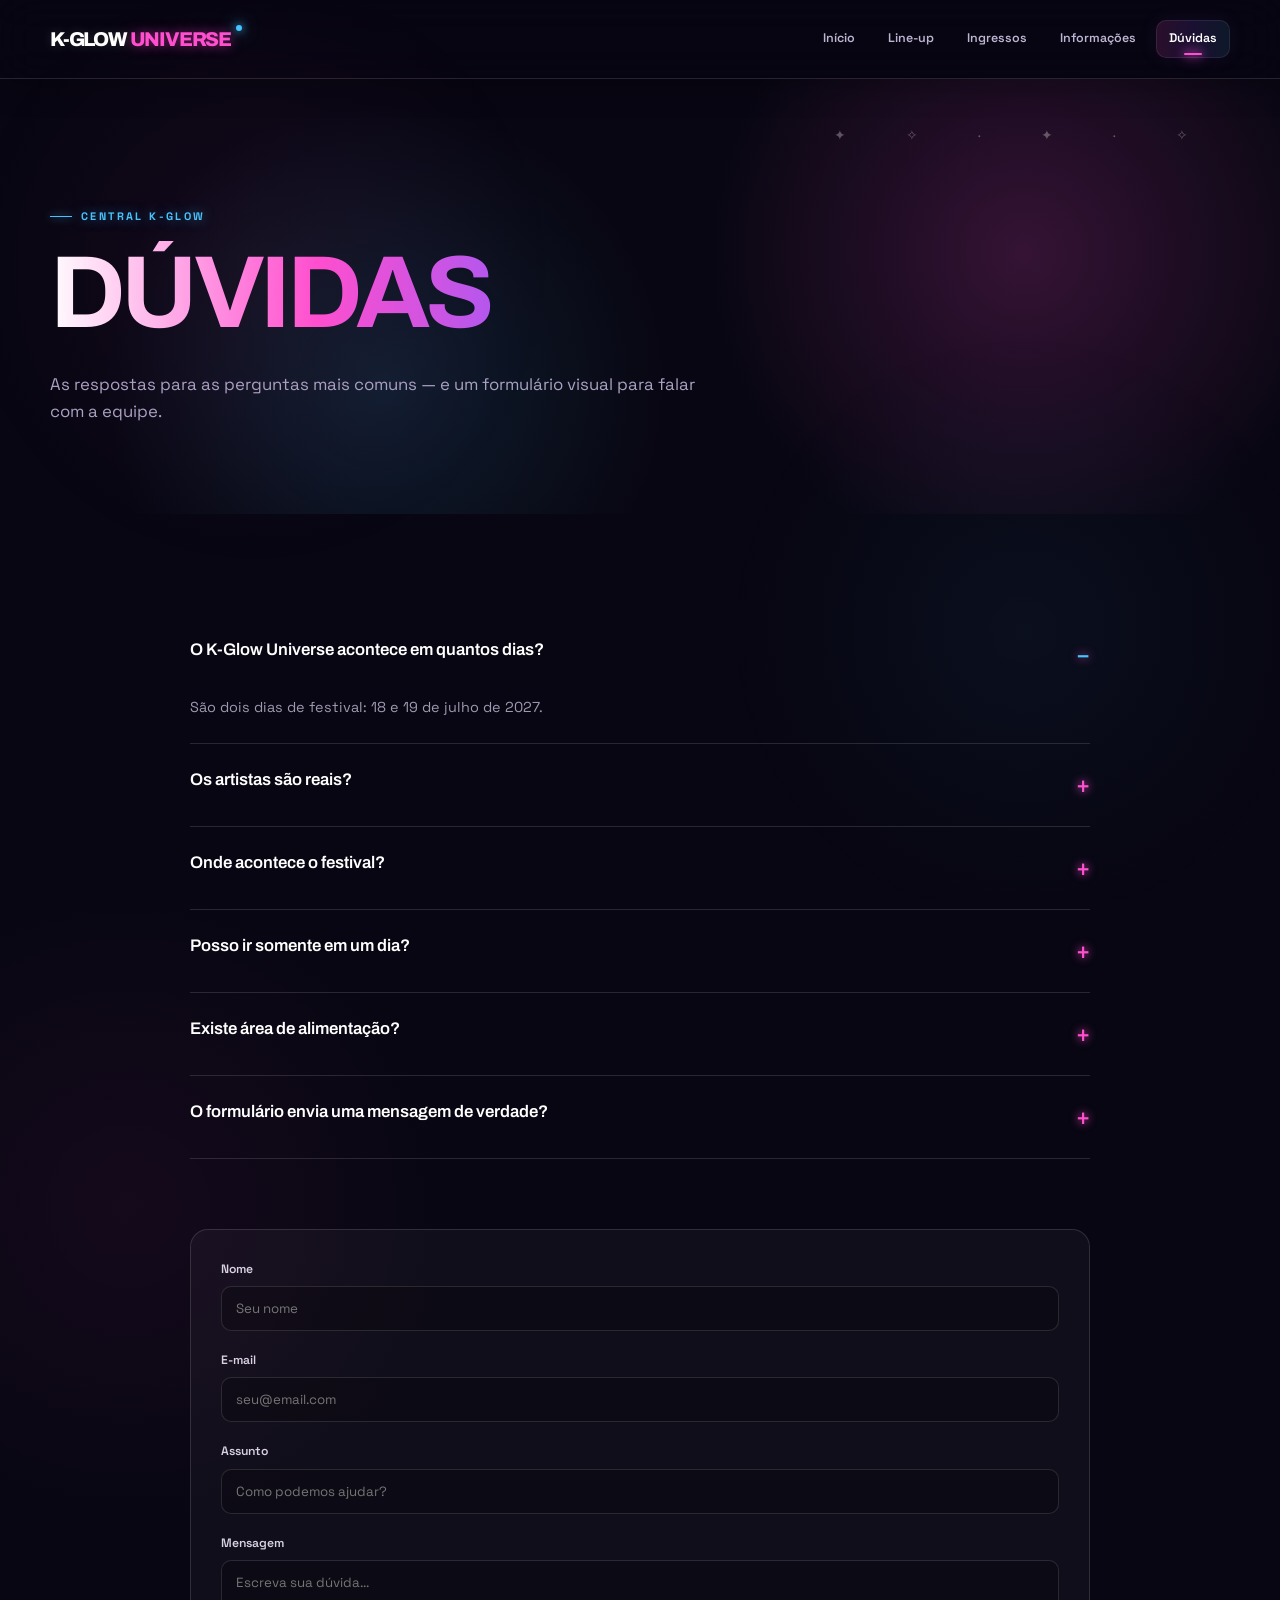
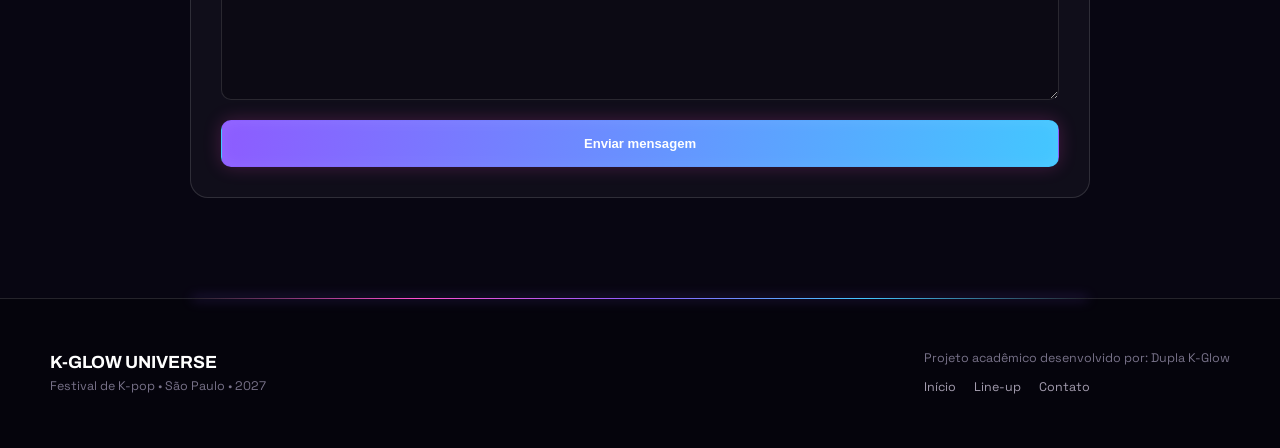
<file: faq.html>
<!DOCTYPE html>
<html lang="pt-BR">

<head>

    <meta charset="UTF-8">

    <meta
        name="viewport"
        content="width=device-width, initial-scale=1.0"
    >

    <meta
        name="description"
        content="Dúvidas e contato do K-Glow Universe."
    >

    <link
        rel="icon"
        href="img/favicon.svg"
    >

    <link
        rel="stylesheet"
        href="style.css"
    >

    <title>
        Dúvidas | K-Glow Universe
    </title>

</head>


<body>


<header class="site-header">

    <div class="container nav">

        <a
            class="logo"
            href="index.html"
        >
            K-GLOW <span>UNIVERSE</span>
        </a>


        <nav class="menu">

            <a href="index.html">
                Início
            </a>

            <a href="lineup.html">
                Line-up
            </a>

            <a href="ingressos.html">
                Ingressos
            </a>

            <a href="informacoes.html">
                Informações
            </a>

            <a
                href="faq.html"
                class="active"
            >
                Dúvidas
            </a>

        </nav>

    </div>

</header>


<main>


<!-- HERO -->

<section class="page-hero">

    <div class="container">

        <div class="kicker">
            Central K-Glow
        </div>

        <h1>
            DÚVIDAS
        </h1>

        <p class="lead">
            As respostas para as perguntas mais comuns
            — e um formulário visual para falar com a equipe.
        </p>

    </div>

</section>


<!-- FAQ -->

<section class="section">

    <div class="container faq">


        <!-- PERGUNTA 1 -->

        <details
            class="faq-item"
            open
        >

            <summary>
                O K-Glow Universe acontece
                em quantos dias?
            </summary>

            <p>
                São dois dias de festival:
                18 e 19 de julho de 2027.
            </p>

        </details>


        <!-- PERGUNTA 2 -->

        <details class="faq-item">

            <summary>
                Os artistas são reais?
            </summary>

            <p>
                Não. Os oito nomes do line-up
                são personagens e grupos fictícios
                criados para este projeto escolar.
            </p>

        </details>


        <!-- PERGUNTA 3 -->

        <details class="faq-item">

            <summary>
                Onde acontece o festival?
            </summary>

            <p>
                No Distrito Anhembi, em São Paulo,
                com dois palcos e áreas de convivência.
            </p>

        </details>


        <!-- PERGUNTA 4 -->

        <details class="faq-item">

            <summary>
                Posso ir somente em um dia?
            </summary>

            <p>
                Sim. O Day Pass dá acesso a um dia
                específico. O Universe Pass dá acesso
                aos dois dias.
            </p>

        </details>


        <!-- PERGUNTA 5 -->

        <details class="faq-item">

            <summary>
                Existe área de alimentação?
            </summary>

            <p>
                Sim. O festival terá uma área de
                alimentação com opções variadas
                e espaços para descanso.
            </p>

        </details>


        <!-- PERGUNTA 6 -->

        <details class="faq-item">

            <summary>
                O formulário envia uma mensagem
                de verdade?
            </summary>

            <p>
                Não. Nesta versão acadêmica,
                o formulário é apenas visual e
                não possui sistema de envio.
            </p>

        </details>


        <!-- FORMULÁRIO -->

        <form
            class="form"
            onsubmit="return false"
        >


            <div>

                <label for="nome">
                    Nome
                </label>

                <input
                    id="nome"
                    type="text"
                    placeholder="Seu nome"
                >

            </div>


            <div>

                <label for="email">
                    E-mail
                </label>

                <input
                    id="email"
                    type="email"
                    placeholder="seu@email.com"
                >

            </div>


            <div>

                <label for="assunto">
                    Assunto
                </label>

                <input
                    id="assunto"
                    type="text"
                    placeholder="Como podemos ajudar?"
                >

            </div>


            <div>

                <label for="mensagem">
                    Mensagem
                </label>

                <textarea
                    id="mensagem"
                    placeholder="Escreva sua dúvida..."
                ></textarea>

            </div>


            <button
                class="btn dark"
                type="submit"
            >
                Enviar mensagem
            </button>


        </form>

    </div>

</section>


</main>


<footer class="site-footer">

    <div class="container footer-grid">

        <div>

            <strong>
                K-GLOW UNIVERSE
            </strong>

            <p>
                Festival de K-pop • São Paulo • 2027
            </p>

        </div>


        <div>

            <p>
                Projeto acadêmico desenvolvido por:
                Dupla K-Glow
            </p>

            <div class="footer-links">

                <a href="index.html">
                    Início
                </a>

                <a href="lineup.html">
                    Line-up
                </a>

                <a href="faq.html">
                    Contato
                </a>

            </div>

        </div>

    </div>

</footer>


</body>
</html>
</file>
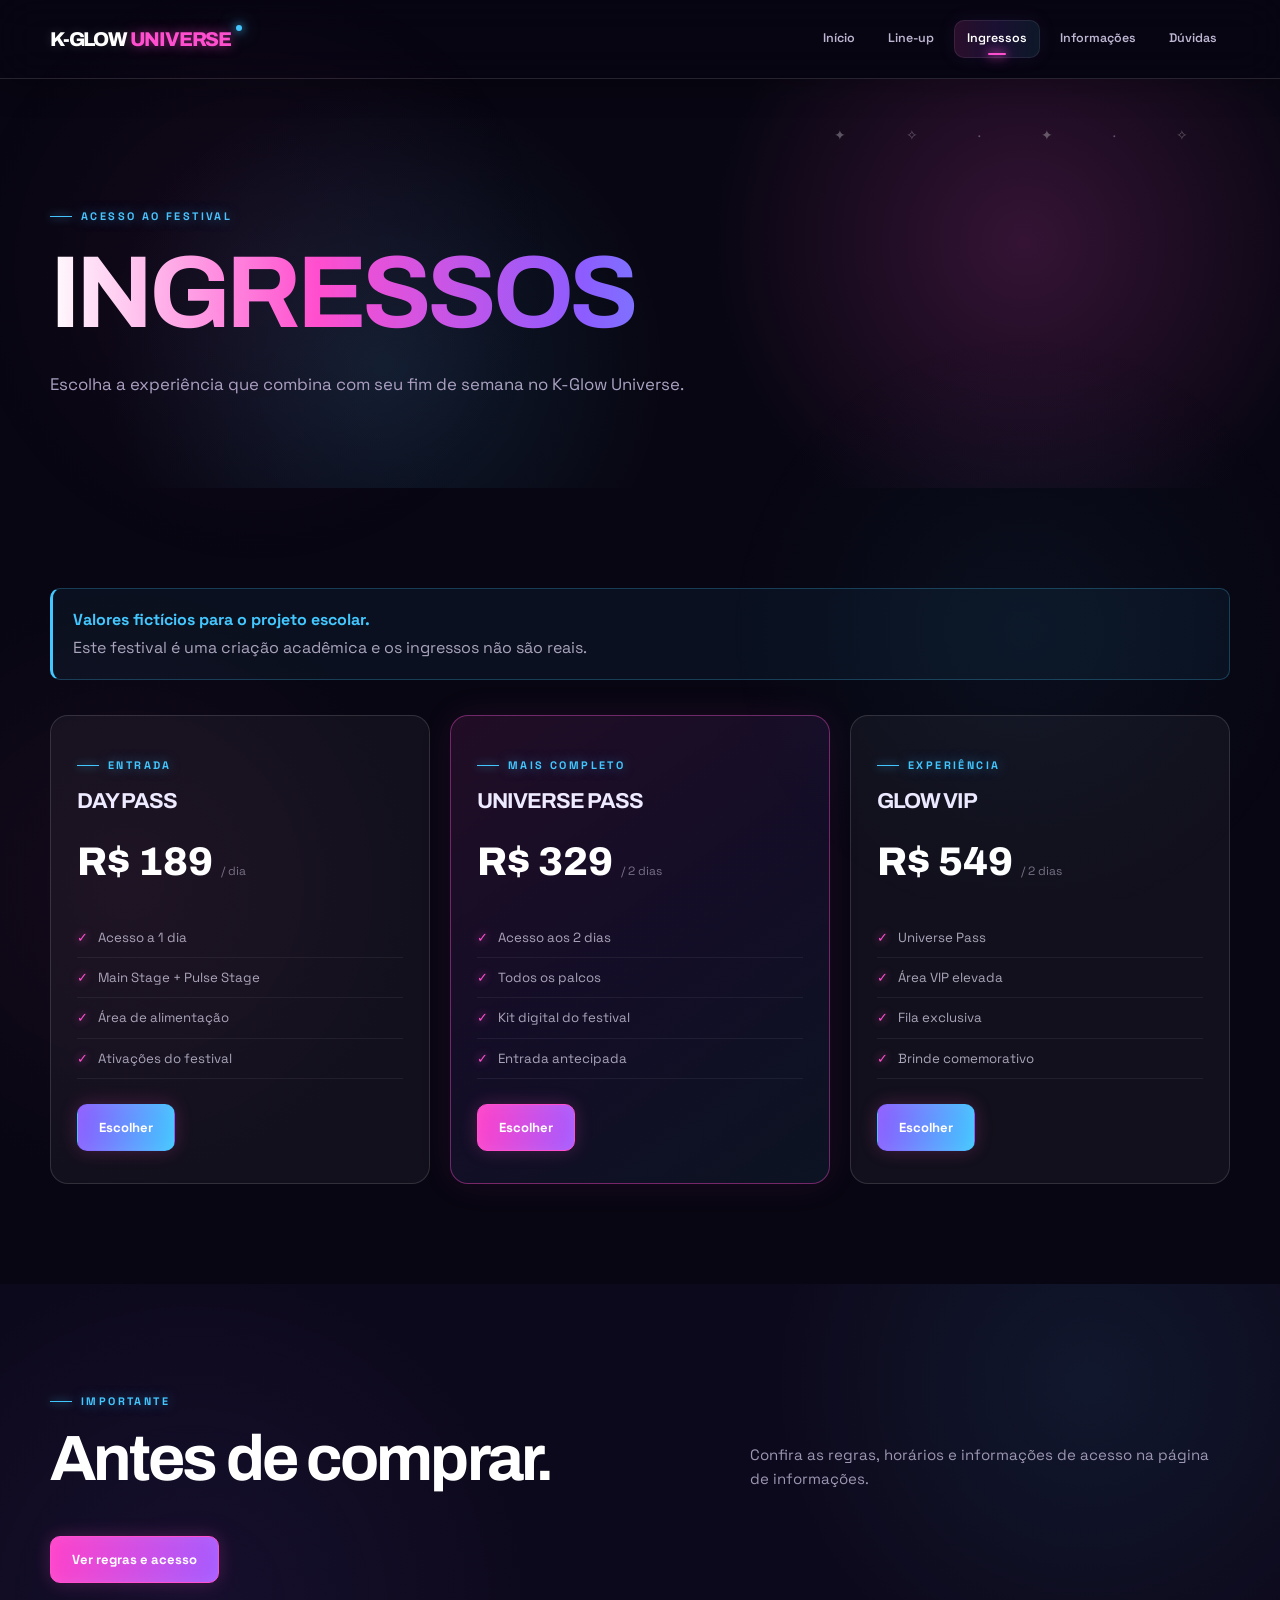
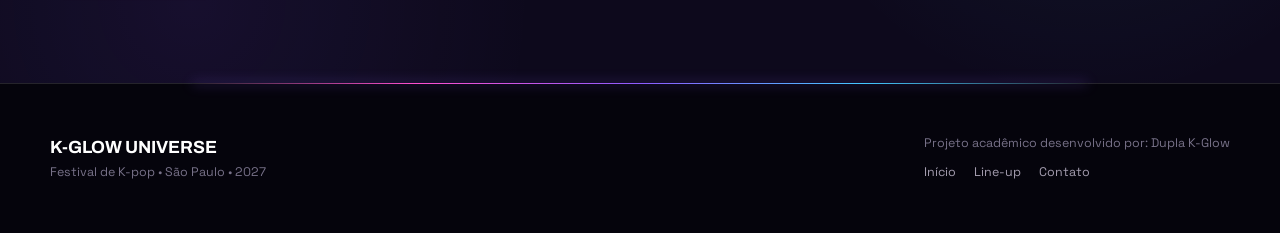
<file: ingressos.html>
<!DOCTYPE html>
<html lang="pt-BR">

<head>

    <meta charset="UTF-8">

    <meta
        name="viewport"
        content="width=device-width, initial-scale=1.0"
    >

    <meta
        name="description"
        content="Ingressos do K-Glow Universe."
    >

    <link rel="icon" href="img/favicon.svg">

    <link
        rel="stylesheet"
        href="style.css"
    >

    <title>
        Ingressos | K-Glow Universe
    </title>

</head>


<body>


<header class="site-header">

    <div class="container nav">

        <a
            class="logo"
            href="index.html"
        >
            K-GLOW <span>UNIVERSE</span>
        </a>


        <nav class="menu">

            <a href="index.html">
                Início
            </a>

            <a href="lineup.html">
                Line-up
            </a>

            <a
                href="ingressos.html"
                class="active"
            >
                Ingressos
            </a>

            <a href="informacoes.html">
                Informações
            </a>

            <a href="faq.html">
                Dúvidas
            </a>

        </nav>

    </div>

</header>


<main>


<!-- HERO -->

<section class="page-hero">

    <div class="container">

        <div class="kicker">
            Acesso ao festival
        </div>

        <h1>
            INGRESSOS
        </h1>

        <p class="lead">
            Escolha a experiência que combina
            com seu fim de semana no
            K-Glow Universe.
        </p>

    </div>

</section>


<!-- INGRESSOS -->

<section class="section">

    <div class="container">


        <div class="notice">

            <strong>
                Valores fictícios para o projeto escolar.
            </strong>

            Este festival é uma criação acadêmica
            e os ingressos não são reais.

        </div>


        <div class="price-grid">


            <!-- DAY PASS -->

            <article class="price-card">

                <div class="kicker">
                    Entrada
                </div>

                <h3>
                    DAY PASS
                </h3>

                <div class="price">
                    R$ 189
                    <small>
                        / dia
                    </small>
                </div>


                <ul>

                    <li>
                        <span class="check">
                            ✓
                        </span>
                        Acesso a 1 dia
                    </li>

                    <li>
                        <span class="check">
                            ✓
                        </span>
                        Main Stage + Pulse Stage
                    </li>

                    <li>
                        <span class="check">
                            ✓
                        </span>
                        Área de alimentação
                    </li>

                    <li>
                        <span class="check">
                            ✓
                        </span>
                        Ativações do festival
                    </li>

                </ul>


                <a
                    class="btn dark"
                    href="faq.html"
                >
                    Escolher
                </a>

            </article>


            <!-- UNIVERSE PASS -->

            <article class="price-card featured">

                <div class="kicker">
                    Mais completo
                </div>

                <h3>
                    UNIVERSE PASS
                </h3>

                <div class="price">

                    R$ 329

                    <small>
                        / 2 dias
                    </small>

                </div>


                <ul>

                    <li>
                        <span class="check">
                            ✓
                        </span>
                        Acesso aos 2 dias
                    </li>

                    <li>
                        <span class="check">
                            ✓
                        </span>
                        Todos os palcos
                    </li>

                    <li>
                        <span class="check">
                            ✓
                        </span>
                        Kit digital do festival
                    </li>

                    <li>
                        <span class="check">
                            ✓
                        </span>
                        Entrada antecipada
                    </li>

                </ul>


                <a
                    class="btn"
                    href="faq.html"
                >
                    Escolher
                </a>

            </article>


            <!-- VIP -->

            <article class="price-card">

                <div class="kicker">
                    Experiência
                </div>

                <h3>
                    GLOW VIP
                </h3>

                <div class="price">

                    R$ 549

                    <small>
                        / 2 dias
                    </small>

                </div>


                <ul>

                    <li>
                        <span class="check">
                            ✓
                        </span>
                        Universe Pass
                    </li>

                    <li>
                        <span class="check">
                            ✓
                        </span>
                        Área VIP elevada
                    </li>

                    <li>
                        <span class="check">
                            ✓
                        </span>
                        Fila exclusiva
                    </li>

                    <li>
                        <span class="check">
                            ✓
                        </span>
                        Brinde comemorativo
                    </li>

                </ul>


                <a
                    class="btn dark"
                    href="faq.html"
                >
                    Escolher
                </a>

            </article>

        </div>

    </div>

</section>


<!-- IMPORTANTE -->

<section class="section dark">

    <div class="container">

        <div class="section-head">

            <div>

                <div class="kicker">
                    Importante
                </div>

                <h2>
                    Antes de comprar.
                </h2>

            </div>

            <p>
                Confira as regras, horários e informações
                de acesso na página de informações.
            </p>

        </div>


        <a
            class="btn"
            href="informacoes.html"
        >
            Ver regras e acesso
        </a>

    </div>

</section>


</main>


<footer class="site-footer">

    <div class="container footer-grid">

        <div>

            <strong>
                K-GLOW UNIVERSE
            </strong>

            <p>
                Festival de K-pop • São Paulo • 2027
            </p>

        </div>


        <div>

            <p>
                Projeto acadêmico desenvolvido por:
                Dupla K-Glow
            </p>

            <div class="footer-links">

                <a href="index.html">
                    Início
                </a>

                <a href="lineup.html">
                    Line-up
                </a>

                <a href="faq.html">
                    Contato
                </a>

            </div>

        </div>

    </div>

</footer>


</body>
</html>
</file>
<file: style.css>
@import url('https://fonts.googleapis.com/css2?family=Archivo:wght@400;500;600;700;800&family=Space+Grotesk:wght@400;500;600;700&display=swap');

/* =========================================================
   K-GLOW UNIVERSE
   Tema: K-pop • Cosmic • Neon • Pink / Purple / Blue
========================================================= */

:root {
    --bg: #080612;
    --bg-2: #0d091c;
    --bg-3: #130d27;

    --pink: #ff4fcf;
    --pink-light: #ff91e8;

    --purple: #8d5cff;
    --purple-light: #b894ff;

    --blue: #43c7ff;
    --blue-light: #8ee4ff;

    --white: #ffffff;
    --text: #eeeaff;
    --muted: #aaa2c2;

    --border: rgba(255, 255, 255, 0.13);

    --glass: rgba(255, 255, 255, 0.055);

    --shadow-pink:
        0 0 20px rgba(255, 79, 207, 0.35),
        0 0 55px rgba(255, 79, 207, 0.12);

    --shadow-purple:
        0 0 20px rgba(141, 92, 255, 0.4),
        0 0 55px rgba(141, 92, 255, 0.12);

    --shadow-blue:
        0 0 20px rgba(67, 199, 255, 0.4),
        0 0 55px rgba(67, 199, 255, 0.12);
}


/* =========================================================
   RESET
========================================================= */

* {
    margin: 0;
    padding: 0;
    box-sizing: border-box;
}

html {
    scroll-behavior: smooth;
}

body {
    font-family: "Space Grotesk", sans-serif;
    background: var(--bg);
    color: var(--text);
    line-height: 1.6;
    overflow-x: hidden;
}

body::before {
    content: "";
    position: fixed;
    inset: 0;
    pointer-events: none;
    z-index: 9999;

    background-image:
        radial-gradient(
            circle at 20% 30%,
            rgba(255, 79, 207, 0.05) 0,
            transparent 25%
        ),
        radial-gradient(
            circle at 80% 70%,
            rgba(67, 199, 255, 0.05) 0,
            transparent 25%
        );
}

a {
    color: inherit;
    text-decoration: none;
}

img {
    display: block;
    max-width: 100%;
}


/* =========================================================
   CONTAINER
========================================================= */

.container {
    width: min(1180px, calc(100% - 42px));
    margin: 0 auto;
}


/* =========================================================
   HEADER
========================================================= */

.site-header {
    position: sticky;
    top: 0;
    z-index: 100;

    background: rgba(8, 6, 18, 0.82);

    backdrop-filter: blur(20px);
    -webkit-backdrop-filter: blur(20px);

    border-bottom: 1px solid var(--border);

    box-shadow:
        0 8px 30px rgba(0, 0, 0, 0.25);
}

.nav {
    min-height: 78px;

    display: flex;
    align-items: center;
    justify-content: space-between;

    gap: 30px;
}


/* =========================================================
   LOGO
========================================================= */

.logo {
    position: relative;

    font-family: "Archivo", sans-serif;

    font-size: 1.25rem;
    font-weight: 800;

    letter-spacing: -0.06em;

    color: white;

    text-shadow:
        0 0 12px rgba(255, 255, 255, 0.15);
}

.logo::after {
    content: "";

    position: absolute;

    width: 6px;
    height: 6px;

    right: -11px;
    top: 2px;

    border-radius: 50%;

    background: var(--blue);

    box-shadow:
        0 0 8px var(--blue),
        0 0 18px var(--blue);
}

.logo span {
    color: var(--pink);

    text-shadow:
        0 0 12px rgba(255, 79, 207, 0.55);
}


/* =========================================================
   MENU
========================================================= */

.menu {
    display: flex;
    align-items: center;
    gap: 7px;
    flex-wrap: wrap;
}

.menu a {
    position: relative;

    padding: 9px 13px;

    color: #bdb5d2;

    font-size: 0.78rem;
    font-weight: 600;

    border-radius: 10px;

    transition:
        color .25s ease,
        background .25s ease,
        transform .25s ease;
}

.menu a:hover {
    color: white;

    background: rgba(255, 255, 255, 0.06);

    transform: translateY(-1px);
}

.menu a.active {
    color: white;

    background:
        linear-gradient(
            90deg,
            rgba(255, 79, 207, 0.14),
            rgba(141, 92, 255, 0.14),
            rgba(67, 199, 255, 0.10)
        );

    box-shadow:
        inset 0 0 0 1px rgba(255, 255, 255, 0.08),
        0 0 20px rgba(141, 92, 255, 0.08);
}

.menu a.active::after {
    content: "";

    position: absolute;

    bottom: 3px;
    left: 50%;

    width: 18px;
    height: 2px;

    transform: translateX(-50%);

    border-radius: 999px;

    background: var(--pink);

    box-shadow:
        0 0 8px var(--pink),
        0 0 15px var(--pink);
}


/* =========================================================
   HERO
========================================================= */

.hero {
    position: relative;

    min-height: 720px;

    display: flex;
    align-items: center;

    overflow: hidden;

    background:
        radial-gradient(
            circle at 20% 50%,
            rgba(255, 79, 207, 0.17),
            transparent 32%
        ),
        radial-gradient(
            circle at 80% 25%,
            rgba(67, 199, 255, 0.16),
            transparent 30%
        ),
        radial-gradient(
            circle at 65% 80%,
            rgba(141, 92, 255, 0.18),
            transparent 34%
        ),
        var(--bg);
}


/* linhas decorativas */

.hero::before {
    content: "";

    position: absolute;

    width: 700px;
    height: 700px;

    right: -250px;
    top: -180px;

    border: 1px solid rgba(255, 255, 255, 0.07);

    border-radius: 50%;

    box-shadow:
        0 0 0 70px rgba(255, 79, 207, 0.025),
        0 0 0 140px rgba(141, 92, 255, 0.025),
        0 0 0 210px rgba(67, 199, 255, 0.018);
}


/* estrelas */

.hero::after {
    content: "✦   ·     ✧       ·    ✦        ·       ✧";

    position: absolute;

    top: 100px;
    left: 5%;

    color: rgba(255, 255, 255, 0.45);

    font-size: 15px;
    letter-spacing: 35px;

    white-space: nowrap;

    animation: starsMove 8s ease-in-out infinite alternate;
}

@keyframes starsMove {
    from {
        transform: translateY(0);
        opacity: .45;
    }

    to {
        transform: translateY(18px);
        opacity: .9;
    }
}


.hero-grid {
    position: relative;
    z-index: 2;

    display: grid;

    grid-template-columns:
        1.1fr
        .9fr;

    gap: 70px;

    align-items: center;
}


/* =========================================================
   TEXTOS
========================================================= */

.kicker {
    display: inline-flex;
    align-items: center;
    gap: 9px;

    text-transform: uppercase;

    letter-spacing: .22em;

    color: var(--blue);

    font-size: .68rem;

    font-weight: 800;

    margin-bottom: 16px;

    text-shadow:
        0 0 12px rgba(67, 199, 255, 0.5);
}

.kicker::before {
    content: "";

    width: 22px;
    height: 1px;

    background: var(--blue);

    box-shadow:
        0 0 8px var(--blue);
}


h1,
h2,
h3 {
    font-family: "Archivo", sans-serif;

    line-height: 1.02;

    letter-spacing: -.045em;
}

h1 {
    font-size:
        clamp(
            3.4rem,
            8vw,
            7.4rem
        );
}

h2 {
    font-size:
        clamp(
            2.2rem,
            5vw,
            4rem
        );
}

h3 {
    font-size: 1.35rem;
}


.hero h1 {
    max-width: 800px;

    text-shadow:
        0 0 30px rgba(255, 255, 255, 0.08);
}

.hero h1 em {
    font-style: normal;

    background:
        linear-gradient(
            90deg,
            var(--pink),
            var(--purple),
            var(--blue)
        );

    -webkit-background-clip: text;
    background-clip: text;

    color: transparent;

    filter:
        drop-shadow(
            0 0 18px
            rgba(255, 79, 207, 0.25)
        );
}


.lead {
    max-width: 680px;

    margin-top: 25px;

    color: var(--muted);

    font-size: 1.05rem;
}


/* =========================================================
   HERO META
========================================================= */

.hero-meta {
    display: flex;
    flex-wrap: wrap;

    gap: 14px;

    margin: 34px 0;
}

.meta-box {
    position: relative;

    padding:
        10px 18px;

    border: 1px solid var(--border);

    background:
        rgba(255, 255, 255, 0.035);

    border-radius: 12px;

    backdrop-filter: blur(10px);

    box-shadow:
        0 8px 30px rgba(0, 0, 0, 0.2);
}

.meta-box::before {
    content: "";

    position: absolute;

    left: 0;
    top: 10px;
    bottom: 10px;

    width: 2px;

    background:
        linear-gradient(
            var(--pink),
            var(--purple),
            var(--blue)
        );

    box-shadow:
        0 0 10px var(--pink);
}

.meta-box strong {
    display: block;

    font-size: .86rem;

    color: white;
}

.meta-box span {
    display: block;

    color: #817a99;

    font-size: .67rem;

    text-transform: uppercase;

    letter-spacing: .12em;
}


/* =========================================================
   BOTÕES
========================================================= */

.hero-actions {
    display: flex;

    gap: 13px;

    flex-wrap: wrap;
}

.btn {
    position: relative;

    display: inline-flex;

    align-items: center;
    justify-content: center;

    min-height: 47px;

    padding:
        12px 21px;

    border: 1px solid var(--pink);

    border-radius: 10px;

    color: white;

    background:
        linear-gradient(
            100deg,
            #ff42c9,
            #a65cff
        );

    font-size: .82rem;

    font-weight: 800;

    box-shadow:
        0 0 18px rgba(255, 79, 207, .22),
        inset 0 0 15px rgba(255, 255, 255, .08);

    transition:
        transform .25s ease,
        box-shadow .25s ease,
        filter .25s ease;
}

.btn:hover {
    transform: translateY(-3px);

    filter: brightness(1.1);

    box-shadow:
        0 0 22px rgba(255, 79, 207, .42),
        0 0 50px rgba(141, 92, 255, .2);
}

.btn.secondary {
    background:
        rgba(255, 255, 255, 0.035);

    border-color:
        rgba(255, 255, 255, .2);

    box-shadow: none;
}

.btn.secondary:hover {
    border-color: var(--blue);

    box-shadow:
        0 0 20px
        rgba(67, 199, 255, .22);
}

.btn.dark {
    background:
        linear-gradient(
            100deg,
            var(--purple),
            var(--blue)
        );

    border-color: transparent;
}


/* =========================================================
   HERO ART
========================================================= */

.hero-art {
    position: relative;

    min-height: 450px;
}


/* órbitas */

.orbit {
    position: absolute;

    width: 390px;
    height: 390px;

    left: 50%;
    top: 50%;

    transform:
        translate(-50%, -50%)
        rotate(-15deg);

    border:
        1px solid
        rgba(255, 255, 255, .17);

    border-radius: 50%;

    box-shadow:
        0 0 35px rgba(141, 92, 255, .12);
}

.orbit::before {
    content: "";

    position: absolute;

    inset: 55px;

    border:
        1px solid
        rgba(255, 79, 207, .25);

    border-radius: 50%;
}

.orbit::after {
    content: "";

    position: absolute;

    inset: 105px;

    border:
        1px solid
        rgba(67, 199, 255, .22);

    border-radius: 50%;
}


/* planeta */

.glow-card {
    position: absolute;

    left: 50%;
    top: 50%;

    width: 255px;
    aspect-ratio: 1;

    transform:
        translate(-50%, -50%)
        rotate(5deg);

    display: grid;
    place-items: center;

    border-radius: 50%;

    border:
        1px solid
        rgba(255, 255, 255, .25);

    background:
        radial-gradient(
            circle at 35% 25%,
            rgba(255, 255, 255, .15),
            transparent 8%
        ),
        radial-gradient(
            circle at 45% 40%,
            rgba(255, 79, 207, .5),
            transparent 25%
        ),
        radial-gradient(
            circle at 65% 65%,
            rgba(67, 199, 255, .55),
            transparent 34%
        ),
        radial-gradient(
            circle at center,
            #34206d,
            #120a28 65%
        );

    box-shadow:
        0 0 35px rgba(255, 79, 207, .3),
        0 0 80px rgba(141, 92, 255, .25),
        inset 0 0 45px rgba(255, 255, 255, .06);
}

.glow-card::before {
    content: "";

    position: absolute;

    inset: -20px;

    border:
        1px solid
        rgba(67, 199, 255, .35);

    border-radius: 50%;

    transform:
        rotate(65deg)
        scaleX(1.5);

    box-shadow:
        0 0 15px
        rgba(67, 199, 255, .2);
}

.glow-card::after {
    content: "✦";

    position: absolute;

    right: -65px;
    top: 5px;

    color: white;

    font-size: 22px;

    text-shadow:
        0 0 10px white,
        0 0 25px var(--pink);
}

.glow-word {
    font-family: "Archivo", sans-serif;

    font-size:
        clamp(
            3.5rem,
            7vw,
            5.5rem
        );

    font-weight: 800;

    letter-spacing: -.09em;

    color: white;

    transform: rotate(-5deg);

    text-shadow:
        0 0 12px rgba(255,255,255,.4),
        0 0 30px var(--pink);
}

.glow-word span {
    color: var(--blue);

    text-shadow:
        0 0 15px var(--blue),
        0 0 35px var(--blue);
}


/* =========================================================
   SEÇÕES
========================================================= */

.section {
    position: relative;

    padding: 100px 0;

    background:
        radial-gradient(
            circle at 10% 50%,
            rgba(255, 79, 207, .05),
            transparent 25%
        ),
        var(--bg);
}

.section.dark {
    background:
        radial-gradient(
            circle at 85% 25%,
            rgba(67, 199, 255, .08),
            transparent 28%
        ),
        radial-gradient(
            circle at 15% 80%,
            rgba(141, 92, 255, .08),
            transparent 30%
        ),
        var(--bg-2);

    color: white;
}

.section-head {
    display: flex;

    align-items: end;
    justify-content: space-between;

    gap: 40px;

    margin-bottom: 45px;
}

.section-head p {
    max-width: 480px;

    color: var(--muted);

    font-size: .94rem;
}

.dark .section-head p {
    color: #9d96b3;
}


/* =========================================================
   NÚMEROS
========================================================= */

.band {
    display: grid;

    grid-template-columns: 1fr 1fr;

    border-top:
        1px solid var(--border);

    border-bottom:
        1px solid var(--border);

    margin-top: 40px;
}

.band-item {
    position: relative;

    padding: 38px 0;
}

.band-item + .band-item {
    border-left:
        1px solid var(--border);

    padding-left: 40px;
}

.band-number {
    font-family: "Archivo", sans-serif;

    font-size: 4rem;

    font-weight: 800;

    background:
        linear-gradient(
            90deg,
            var(--pink),
            var(--purple),
            var(--blue)
        );

    -webkit-background-clip: text;
    background-clip: text;

    color: transparent;

    filter:
        drop-shadow(
            0 0 12px
            rgba(255, 79, 207, .2)
        );
}

.band-label {
    text-transform: uppercase;

    letter-spacing: .16em;

    color: #817a99;

    font-size: .68rem;
}


/* =========================================================
   ATTRACTIONS
========================================================= */

.attractions {
    display: grid;

    grid-template-columns:
        repeat(3, 1fr);

    gap: 20px;
}

.attraction {
    position: relative;

    overflow: hidden;

    background:
        linear-gradient(
            145deg,
            rgba(255,255,255,.07),
            rgba(255,255,255,.025)
        );

    border:
        1px solid var(--border);

    border-radius: 18px;

    transition:
        transform .3s ease,
        border-color .3s ease,
        box-shadow .3s ease;
}

.attraction:hover {
    transform:
        translateY(-7px);

    border-color:
        rgba(255, 79, 207, .4);

    box-shadow:
        0 15px 45px rgba(0,0,0,.3),
        0 0 30px rgba(255,79,207,.09);
}

.attraction img {
    width: 100%;

    height: 240px;

    object-fit: cover;

    border-bottom:
        1px solid var(--border);
}

.attraction-body {
    padding: 22px;
}

.attraction-body small {
    color: var(--blue);

    text-transform: uppercase;

    letter-spacing: .13em;

    font-size: .65rem;

    text-shadow:
        0 0 10px rgba(67,199,255,.5);
}

.attraction-body h3 {
    margin:
        8px 0;

    color: white;
}

.attraction-body p {
    color: #9b94ad;

    font-size: .86rem;
}


/* =========================================================
   PAGE HERO
   Usado nas páginas Line-up, Ingressos etc.
========================================================= */

.page-hero {
    position: relative;

    overflow: hidden;

    padding:
        120px 0 90px;

    background:
        radial-gradient(
            circle at 80% 40%,
            rgba(255,79,207,.18),
            transparent 30%
        ),
        radial-gradient(
            circle at 30% 70%,
            rgba(67,199,255,.12),
            transparent 30%
        ),
        var(--bg);
}

.page-hero::before {
    content: "✦   ✧       ·       ✦      ·       ✧";

    position: absolute;

    right: 5%;
    top: 45px;

    color: rgba(255,255,255,.3);

    letter-spacing: 28px;

    font-size: 14px;
}

.page-hero h1 {
    max-width: 800px;

    background:
        linear-gradient(
            90deg,
            white,
            var(--pink),
            var(--purple),
            var(--blue)
        );

    -webkit-background-clip: text;
    background-clip: text;

    color: transparent;

    text-shadow: none;
}


/* =========================================================
   ARTIST GRID
========================================================= */

.artist-grid {
    display: grid;

    grid-template-columns:
        repeat(2, 1fr);

    gap: 22px;
}

.artist-card {
    display: grid;

    grid-template-columns:
        180px 1fr;

    min-height: 180px;

    overflow: hidden;

    background:
        rgba(255,255,255,.045);

    border:
        1px solid var(--border);

    border-radius: 16px;

    transition: .3s;
}

.artist-card:hover {
    transform: translateY(-5px);

    border-color:
        rgba(141,92,255,.5);

    box-shadow:
        0 15px 40px rgba(0,0,0,.25),
        0 0 25px rgba(141,92,255,.12);
}

.artist-card img {
    width: 100%;
    height: 100%;

    object-fit: cover;
}

.artist-info {
    padding: 24px;

    display: flex;

    flex-direction: column;

    justify-content: center;
}

.artist-info .day {
    color: var(--blue);

    font-size: .67rem;

    text-transform: uppercase;

    letter-spacing: .12em;

    margin-bottom: 8px;
}

.artist-info h3 {
    color: white;

    margin-bottom: 6px;
}

.artist-info p {
    color: #9790a9;

    font-size: .83rem;
}


/* =========================================================
   INGRESSOS
========================================================= */

.notice {
    padding: 18px 20px;

    margin-bottom: 35px;

    border:
        1px solid
        rgba(67,199,255,.25);

    border-left:
        3px solid
        var(--blue);

    background:
        rgba(67,199,255,.055);

    color: #aaa4bc;

    border-radius: 10px;
}

.notice strong {
    display: block;

    color: var(--blue);

    margin-bottom: 3px;
}


.price-grid {
    display: grid;

    grid-template-columns:
        repeat(3, 1fr);

    gap: 20px;
}

.price-card {
    position: relative;

    padding: 32px 26px;

    background:
        rgba(255,255,255,.045);

    border:
        1px solid var(--border);

    border-radius: 18px;

    transition: .3s;
}

.price-card:hover {
    transform: translateY(-6px);

    border-color:
        rgba(255,79,207,.35);

    box-shadow:
        0 15px 45px rgba(0,0,0,.25),
        0 0 30px rgba(255,79,207,.08);
}

.price-card.featured {
    background:
        linear-gradient(
            145deg,
            rgba(255,79,207,.10),
            rgba(141,92,255,.09),
            rgba(67,199,255,.07)
        );

    border-color:
        rgba(255,79,207,.4);

    box-shadow:
        0 0 35px rgba(255,79,207,.08);
}

.price {
    margin:
        18px 0 24px;

    font-family: "Archivo", sans-serif;

    font-size: 2.5rem;

    font-weight: 800;

    color: white;
}

.price small {
    font-family: "Space Grotesk", sans-serif;

    font-size: .75rem;

    color: #777086;

    font-weight: 400;
}

.price-card ul {
    list-style: none;

    margin-bottom: 25px;
}

.price-card li {
    display: flex;

    gap: 10px;

    padding:
        9px 0;

    color: #aaa4ba;

    font-size: .83rem;

    border-bottom:
        1px solid
        rgba(255,255,255,.06);
}

.check {
    color: var(--pink);

    text-shadow:
        0 0 8px var(--pink);
}


/* =========================================================
   INFORMAÇÕES
========================================================= */

.info-grid {
    display: grid;

    grid-template-columns:
        1fr 1fr;

    gap: 55px;

    align-items: center;
}

.info-grid img {
    width: 100%;

    border:
        1px solid var(--border);

    border-radius: 18px;

    background:
        rgba(255,255,255,.03);

    box-shadow:
        0 20px 60px rgba(0,0,0,.3);
}

.info-list {
    display: grid;

    gap: 0;

    border-top:
        1px solid var(--border);
}

.info-item {
    padding:
        18px 0;

    border-bottom:
        1px solid var(--border);
}

.info-item strong {
    display: block;

    color: var(--pink);

    font-size: .72rem;

    text-transform: uppercase;

    letter-spacing: .13em;

    margin-bottom: 5px;
}

.info-item span {
    color: #aaa3bb;

    font-size: .9rem;
}


/* =========================================================
   REGRAS
========================================================= */

.rules {
    display: grid;

    grid-template-columns:
        1fr 1fr;

    gap: 20px;
}

.rule {
    padding: 30px;

    border:
        1px solid var(--border);

    border-radius: 16px;

    background:
        rgba(255,255,255,.04);
}

.rule:first-child {
    border-top:
        2px solid var(--blue);

    box-shadow:
        0 -5px 30px rgba(67,199,255,.06);
}

.rule:last-child {
    border-top:
        2px solid var(--pink);

    box-shadow:
        0 -5px 30px rgba(255,79,207,.06);
}

.rule h3 {
    color: white;

    margin-bottom: 13px;
}

.rule p {
    color: #9e97af;

    font-size: .88rem;
}


/* =========================================================
   FAQ
========================================================= */

.faq {
    max-width: 900px;
}

.faq-item {
    border-bottom:
        1px solid var(--border);

    padding:
        0;
}

.faq-item summary {
    cursor: pointer;

    list-style: none;

    padding:
        23px 0;

    color: white;

    font-family: "Archivo", sans-serif;

    font-size: 1.05rem;

    font-weight: 600;

    display: flex;

    justify-content: space-between;

    gap: 20px;
}

.faq-item summary::-webkit-details-marker {
    display: none;
}

.faq-item summary::after {
    content: "+";

    color: var(--pink);

    font-size: 1.4rem;

    text-shadow:
        0 0 10px var(--pink);
}

.faq-item[open] summary::after {
    content: "−";

    color: var(--blue);
}

.faq-item p {
    padding:
        0 0 24px;

    color: #9f98b1;

    max-width: 750px;

    font-size: .9rem;
}


/* =========================================================
   FORMULÁRIO
========================================================= */

.form {
    margin-top: 70px;

    padding: 30px;

    display: grid;

    gap: 20px;

    background:
        rgba(255,255,255,.035);

    border:
        1px solid var(--border);

    border-radius: 18px;
}

.form div {
    display: grid;

    gap: 7px;
}

.form label {
    color: #d8d2e4;

    font-size: .76rem;

    font-weight: 600;
}

.form input,
.form textarea {
    width: 100%;

    border:
        1px solid
        rgba(255,255,255,.12);

    border-radius: 10px;

    background:
        rgba(0,0,0,.22);

    color: white;

    padding:
        13px 14px;

    font-family:
        "Space Grotesk",
        sans-serif;

    outline: none;

    transition: .25s;
}

.form input:focus,
.form textarea:focus {
    border-color:
        var(--purple);

    box-shadow:
        0 0 18px
        rgba(141,92,255,.15);
}

.form textarea {
    min-height: 140px;

    resize: vertical;
}


/* =========================================================
   FOOTER
========================================================= */

.site-footer {
    position: relative;

    background:
        #05040c;

    color: white;

    padding: 50px 0;

    border-top:
        1px solid var(--border);
}

.site-footer::before {
    content: "";

    position: absolute;

    top: -1px;
    left: 15%;
    right: 15%;

    height: 1px;

    background:
        linear-gradient(
            90deg,
            transparent,
            var(--pink),
            var(--purple),
            var(--blue),
            transparent
        );

    box-shadow:
        0 0 12px var(--purple);
}

.footer-grid {
    display: flex;

    justify-content: space-between;

    gap: 30px;

    flex-wrap: wrap;
}

.footer-grid strong {
    font-family: "Archivo", sans-serif;

    font-size: 1.1rem;
}

.footer-grid p {
    color: #777188;

    font-size: .78rem;
}

.footer-links {
    display: flex;

    gap: 18px;

    margin-top: 9px;
}

.footer-links a {
    color: #a49daf;

    font-size: .78rem;

    transition: .2s;
}

.footer-links a:hover {
    color: var(--pink);

    text-shadow:
        0 0 8px rgba(255,79,207,.5);
}


/* =========================================================
   ANIMAÇÕES
========================================================= */

@keyframes pulseGlow {
    0% {
        box-shadow:
            0 0 15px
            rgba(255,79,207,.2);
    }

    50% {
        box-shadow:
            0 0 30px
            rgba(255,79,207,.4);
    }

    100% {
        box-shadow:
            0 0 15px
            rgba(255,79,207,.2);
    }
}


/* =========================================================
   RESPONSIVIDADE
========================================================= */

@media (max-width: 900px) {

    .hero-grid {
        grid-template-columns: 1fr;
    }

    .hero {
        padding:
            90px 0;
    }

    .hero-art {
        min-height: 360px;
    }

    .attractions {
        grid-template-columns: 1fr;
    }

    .artist-grid {
        grid-template-columns: 1fr;
    }

    .price-grid {
        grid-template-columns: 1fr;
    }

    .info-grid {
        grid-template-columns: 1fr;
    }

    .rules {
        grid-template-columns: 1fr;
    }

    .section-head {
        align-items: flex-start;

        flex-direction: column;
    }

}


@media (max-width: 650px) {

    .container {
        width:
            min(
                100% - 28px,
                1180px
            );
    }

    .nav {
        padding:
            15px 0;

        flex-direction: column;

        align-items: flex-start;

        gap: 12px;
    }

    .menu {
        width: 100%;

        overflow-x: auto;

        flex-wrap: nowrap;

        padding-bottom: 3px;
    }

    .menu a {
        flex-shrink: 0;
    }

    .hero {
        min-height: 680px;
    }

    h1 {
        font-size:
            clamp(
                3rem,
                16vw,
                5rem
            );
    }

    .hero-art {
        min-height: 300px;
    }

    .orbit {
        width: 270px;
        height: 270px;
    }

    .glow-card {
        width: 185px;
    }

    .artist-card {
        grid-template-columns: 1fr;
    }

    .artist-card img {
        height: 230px;
    }

    .band {
        grid-template-columns: 1fr;
    }

    .band-item + .band-item {
        border-left: none;

        border-top:
            1px solid var(--border);

        padding-left: 0;
    }

    .band-number {
        font-size: 3rem;
    }

    .section {
        padding: 70px 0;
    }

    .page-hero {
        padding:
            85px 0 65px;
    }

    .form {
        padding: 20px;
    }

}
</file>
